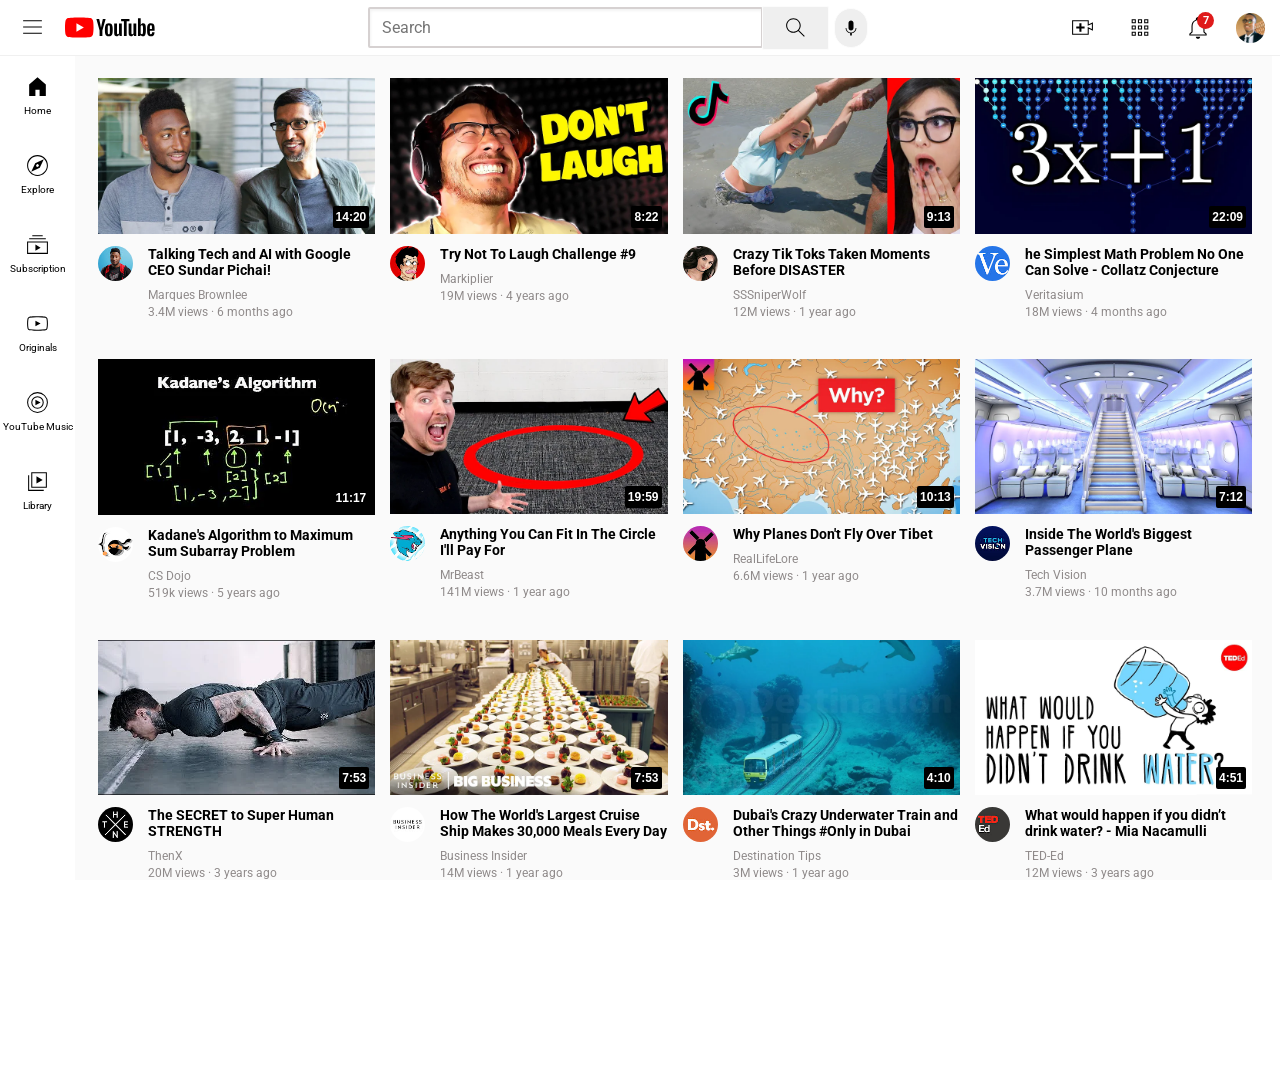
<file: index.html>
<!DOCTYPE html>
<html lang="en">
<head>
    <meta charset="UTF-8">
    <link rel="preconnect" href="https://fonts.googleapis.com">
    <link rel="preconnect" href="https://fonts.gstatic.com" crossorigin>
    <link href="https://fonts.googleapis.com/css2?family=Roboto:wght@400;500;700&display=swap" rel="stylesheet">
    <meta http-equiv="X-UA-Compatible" content="IE=edge">
    <meta name="viewport" content="width=device-width, initial-scale=1.0">
    <link rel="icon" href="icons/youtube-logo.svg" type="image/x-icon">
    <link rel="stylesheet" href="/style.css/main.css">
    <link rel="stylesheet" href="/style.css/general.css">
    <link rel="stylesheet" href="style.css/header.css">
    <link rel="stylesheet" href="style.css/sidebar.css">
    <title>clone youtube</title>
</head>
<body>
    <div class="header">
        <div class="left-header">
            <img class="hamburger-icon" src="icons/hamburger-menu.svg" alt="hamburger">
           <img class="youtube-icon" src="icons/youtube-logo.svg" alt="youtube-logo">
        </div>

        <div class="middle-header">
            <input class="search-box" type="text" placeholder="Search">
            <button class="search-button"><img class="search-icon" src="icons/search.svg" alt="search">
                <span class="tool-tip">Search</span>
            </button>
            <button class="voice-search-button"><img class="voice-search-icon" src="icons/voice-search-icon.svg" alt="voice-search">
                <span class="tool-tip">Search with your voice</span>
            </button>
        </div>

        <div class="right-header">
            <div class="upload-icon-container">
                <img class="upload-icon" src="icons/upload.svg" alt="upload">
                <div class="tool-tip">Create</div>
            </div>
            <div class="youtube-icon-container">
                <img class="youtube-icon" src="icons/youtube-apps.svg" alt="youtube-icon">
                <div class="tool-tip">youtube apps</div>
            </div>
            <div class="notification-icon-container">
                <img class="notification-icon" src="icons/notifications.svg" alt="notification">
                <div class="notification-count">7</div>
                <div class="tool-tip">Notifications</div>
            </div>
            
            <img class="mychannel" src="channels/my-channel1.jpg" alt="mychannel">
        </div>
    </div>

    <div class="sidebar">
        <div class="sidebar-icon">
            <img src="icons/home.svg" alt="home">
            <div>Home</div>
        </div>
        <div class="sidebar-icon">
            <img src="icons/explore.svg" alt="explores">
            <div>Explore</div>
        </div>
        <div class="sidebar-icon">
            <img src="icons/subscriptions.svg" alt="subscription">
            <div>Subscription</div>
        </div>
        <div class="sidebar-icon">
            <img src="/icons/originals.svg" alt="original">
            <div>Originals</div>
        </div>
        <div class="sidebar-icon">
            <img src="icons/youtube-music.svg" alt="youtube-music">
            <div>YouTube Music</div>
        </div>
        <div class="sidebar-icon">
            <img src="icons/library.svg" alt="library">
            <div>Library</div>
        </div>

    </div>


    <div class="video-grid">
        <div class="video-preview">
            <div class="thumbnail-container">
                <img class="thumbnail" src="/thumbnails/thumbnail-1.webp" alt="thumbnail">
                <div class="video-time">14:20</div>
            </div>
          
            <div class="video-discription-container">
                <div class="channel-container">
                    <img class="channel-icon" src="/channels/channel-1.jpeg" alt="channel">
                </div>
                <div class="video-discription">
                    <div class="video-title">Talking Tech and AI with Google CEO Sundar Pichai!</div>
                    <div class="author-name"> Marques Brownlee</div>
                    <div class="video-stats">3.4M views &#183; 6 months ago</div>
                            
                </div>
            </div>
        </div>
    
        <div class="video-preview">
            <div class="thumbnail-container">
                <img class="thumbnail" src="/thumbnails/thumbnail-2.webp" alt="thumbnail">
                <div class="video-time">8:22</div>
            </div>
            
            <div class="video-discription-container">
                <div class="channel-container">
                    <img class="channel-icon" src="/channels/channel-2.jpeg" alt="channel">
                </div>
                <div class="video-discription">
                    <div class="video-title">Try Not To Laugh Challenge #9</div>
                    <div class="author-name"> Markiplier
                    </div>
                    <div class="video-stats">19M views &#183; 4 years ago</div>
                            
                </div>
            </div>
        </div>
    
        <div class="video-preview">
            <div class="thumbnail-container">
                <img class="thumbnail" src="/thumbnails/thumbnail-3.webp" alt="thumbnail">
                <div class="video-time">9:13</div>
            </div>
          
            <div class="video-discription-container">
                <div class="channel-container">
                    <img class="channel-icon" src="/channels/channel-3.jpeg" alt="channel">
                </div>
                <div class="video-discription">
                    <div class="video-title">
                        Crazy Tik Toks Taken Moments Before DISASTER</div>
                    <div class="author-name">SSSniperWolf</div>
                    <div class="video-stats">12M views &#183; 1 year ago</div>
                            
                </div>
            </div>
        </div>
    
        <div class="video-preview">
            <div class="thumbnail-container">
                <img class="thumbnail" src="/thumbnails/thumbnail-4.webp" alt="thumbnail">
                <div class="video-time">22:09</div>
            </div>
            
            <div class="video-discription-container">
                <div class="channel-container">
                    <img class="channel-icon" src="/channels/channel-4.jpeg" alt="channel">
                </div>
                <div class="video-discription">
                    <div class="video-title">he Simplest Math Problem No One Can Solve - Collatz Conjecture</div>
                    <div class="author-name">Veritasium</div>
                    <div class="video-stats">18M views &#183; 4 months ago</div>
                            
                </div>
            </div>
        </div>
    
        <div class="video-preview">
            <div class="thumbnail-container">
                <img class="thumbnail" src="/thumbnails/thumbnail-5.webp" alt="thumbnail">
                <div class="video-time">11:17</div>
            </div>
           
            <div class="video-discription-container">
                <div class="channel-container">
                    <img class="channel-icon" src="/channels/channel-5.jpeg" alt="channel">
                </div>
                <div class="video-discription">
                    <div class="video-title">
                        Kadane's Algorithm to Maximum Sum Subarray Problem</div>
                    <div class="author-name"> CS Dojo</div>
                    <div class="video-stats">519k views &#183; 5 years ago</div>
                            
                </div>
            </div>
        </div>
    
        <div class="video-preview">
            <div class="thumbnail-container">
                <img class="thumbnail" src="/thumbnails/thumbnail-6.webp" alt="thumbnail">
                <div class="video-time">19:59</div>
            </div>
            
            <div class="video-discription-container">
                <div class="channel-container">
                    <img  class="channel-icon" src="/channels/channel-6.jpeg" alt="channel">
                </div>
                <div class="video-discription">
                    <div class="video-title">
                        Anything You Can Fit In The Circle I'll Pay For</div>
                    <div class="author-name"> MrBeast</div>
                    <div class="video-stats">141M views &#183; 1 year ago</div>
                            
                </div>
            </div>
        </div>
    
        <div class="video-preview">
            <div class="thumbnail-container">
                <img class="thumbnail" src="/thumbnails/thumbnail-7.webp" alt="thumbnail">
                <div class="video-time">10:13</div>
            </div>
           
            <div class="video-discription-container">
                <div class="channel-container">
                    <img class="channel-icon" src="/channels/channel-7.jpeg" alt="channel">
                </div>
                <div class="video-discription">
                    <div class="video-title">Why Planes Don't Fly Over Tibet</div>
                    <div class="author-name"> RealLifeLore</div>
                    <div class="video-stats">6.6M views &#183; 1 year ago</div>
                            
                </div>
            </div>
        </div>
    
        <div class="video-preview">
            <div class="thumbnail-container">
                <img class="thumbnail" src="/thumbnails/thumbnail-8.webp" alt="thumbnail">
                <div class="video-time">7:12</div>
            </div>
            
            <div class="video-discription-container">
                <div class="channel-container">
                    <img class="channel-icon" src="/channels/channel-8.jpeg" alt="channel">
                </div>
                <div class="video-discription">
                    <div class="video-title">Inside The World's Biggest Passenger Plane</div>
                    <div class="author-name"> Tech Vision</div>
                    <div class="video-stats">3.7M views &#183; 10 months ago</div>
                            
                </div>
            </div>
        </div>
        
        <div class="video-preview">
            <div class="thumbnail-container">
                <img class="thumbnail" src="/thumbnails/thumbnail-9.webp" alt="thumbnail">
                <div class="video-time">7:53</div>
            </div>
           
            <div class="video-discription-container">
                <div class="channel-container">
                    <img class="channel-icon" src="/channels/channel-9.jpeg" alt="channel">
                </div>
                <div class="video-discription">
                    <div class="video-title">
                        The SECRET to Super Human STRENGTH</div>
                    <div class="author-name">ThenX</div>
                    <div class="video-stats">20M views &#183; 3 years ago</div>
                            
                </div>
            </div>
        </div>
    
        <div class="video-preview">
            <div class="thumbnail-container">
                <img class="thumbnail" src="/thumbnails/thumbnail-10.webp" alt="thumbnail">
                <div class="video-time">7:53</div>
            </div>
            
            <div class="video-discription-container">
                <div class="channel-container">
                    <img class="channel-icon" src="/channels/channel-10.jpeg" alt="channel">
                </div>
                <div class="video-discription">
                    <div class="video-title">
                        How The World's Largest Cruise Ship Makes 30,000 Meals Every Day</div>
                    <div class="author-name"> Business Insider</div>
                    <div class="video-stats">14M views &#183; 1 year ago</div>
                            
                </div>
            </div>
        </div>
    
        <div class="video-preview">
            <div class="thumbnail-container">
                <img class="thumbnail" src="/thumbnails/thumbnail-11.webp" alt="thumbnail">
            <div class="video-time">4:10</div>
            </div>
            <div class="video-discription-container">
                <div class="channel-container">
                    <img class="channel-icon" src="/channels/channel-11.jpeg" alt="channel">
                </div>
                <div class="video-discription">
                    <div class="video-title">
                        Dubai's Crazy Underwater Train and Other Things #Only in Dubai</div>
                    <div class="author-name"> Destination Tips</div>
                    <div class="video-stats">3M views &#183; 1 year ago</div>
                            
                </div>
            </div>
        </div>
    
                <div class="video-preview">
                    <div class="thumbnail-container">
                        <img class="thumbnail" src="/thumbnails/thumbnail-12.webp" alt="thumbnail">
                        <div class="video-time">4:51</div>
                    </div>
                 
                    <div class="video-discription-container">
                        <div class="channel-container">
                            <img class="channel-icon" src="/channels/channel-12.jpeg" alt="channel">
                        </div>
                        <div class="video-discription">
                            <div class="video-title">What would happen if you didn’t drink water? - Mia Nacamulli</div>
                            <div class="author-name"> TED-Ed</div>
                            <div class="video-stats">12M views &#183; 3 years ago</div>
                                    
                        </div>
                    </div>
                </div>
    </div>

   
</body>
</html>
</file>
<file: style.css/main.css>
.thumbnail{
    width: 100%;
    cursor: pointer;

    
}
.thumbnail-container{
    position: relative;
}

.video-grid{
    display: grid;
    grid-template-columns: 1fr 1fr 1fr 1fr;
    column-gap: 15px;
    row-gap: 40px;
    padding-left: 90px;
    padding-right: 20px;
   padding-top: 70px;
   background-color: rgb(250, 250, 250);
  

    
}

.video-discription-container{
    display: grid;
    grid-template-columns: 50px 1fr;
    margin-top: 8px;
    
    
}

.channel-icon{
  width: 35px;
  border-radius: 25px;
  border: none;
  cursor: pointer;
}

.video-title{
    font-size: 14px;
    font-weight: bold;
    margin-bottom: 6px;
    cursor: pointer;
    
}

.video-stats{
    font-size: 12px;
    margin-top: 3px;
    color: rgb(143, 138, 138);
}
.author-name{
    font-size: 12px;
    margin-top: 10px;
    color: rgb(143, 138, 138);
    cursor: pointer;
}
.video-time{
    background-color: black;
    position: absolute;
    color: white;
    right: 6px;
    bottom: 10px;
    font-size: 12px;
    font-family: robotp, Arial;
    border-radius: 2px;
    font-weight: 700;
    padding: 4px 3px;

}
@media (max-width: 750px){
    .video-grid {
        grid-template-columns: 1fr 1fr;
    }
}

@media (min-width: 751px) and (max-width: 999px){
    .video-grid{
        grid-template-columns: 1fr 1fr 1fr;
    }
}

@media (min-width: 1000px){
    .video-grid{
        grid-template-columns: 1fr 1fr 1fr 1fr ;
    }
}
</file>
<file: style.css/general.css>
body{
    font-family: Roboto, Arial;
    padding-bottom: 200px;
}
</file>
<file: style.css/header.css>
.header{
    height: 55px;
    display: flex;
   justify-content: space-between;
   margin-bottom: 10px;
   z-index: 100;
    position: fixed;
    top: 0;
    right: 0;
    left: 0;
    height: 55px;
    background-color: white;
    border-bottom-color: rgb(240, 240, 240);
    border-bottom-width: 1px;
    border-block-end-style: solid;
}


.left-header{
   display: flex;
   align-items: center;
}
.hamburger-icon{
    margin-right: 20px;
    margin-left: 20px;
    width: 25px;
    cursor: pointer;
}
.youtube-icon{
    width: 90px;
    cursor: pointer;
}

.middle-header{
    display: flex;
    align-items: center;
    flex: 1;
    margin-left: 110px;
    margin-right: 100px;
    max-width: 500px;

   
}

.search-box{
    height: 35px;
    flex: 1;
    width: 0;
    font-size: 16px;
    border-width: 2px;
    border-style: solid;
    border-color:rgb(214, 209, 209);
    border-radius: 2px;
    box-shadow: inset 1px 2px 3px rgba(0, 0, 0, 0.05);
  

}

.search-box::placeholder{
    font-family: Roboto, Arial;
    font-size: 16px;
    padding-left: 10px;
}
.search-button{
    height: 44px;
    border: 1px solid rgb(252, 252, 252);
    border-radius: 2px;
    margin-left: -1px;
    padding: 5px 20px;
    margin-right: 5px;
}

.search-button,
.voice-search-button,
.upload-icon-container,
.youtube-icon-container,
.notification-icon-container{
    position: relative;
    display: flex;
    align-items: center ;
    justify-content: center;
    cursor: pointer;
}

.search-button .tool-tip,
.voice-search-button .tool-tip,
.upload-icon-container .tool-tip,
.youtube-icon-container .tool-tip,
.notification-icon-container .tool-tip{
    position: absolute;
    font-size: 11px;
    bottom: -40px;
    background-color: grey;
    color: white;
    padding: 10px 6px;
    border: 2px solid grey;
    opacity: 0;
    pointer-events: none;
    transition: opacity 0.15s;
    white-space: nowrap;
    
    
}

.search-button:hover .tool-tip,
.voice-search-button:hover .tool-tip,
.upload-icon-container:hover .tool-tip,
.youtube-icon-container:hover .tool-tip,
.notification-icon-container:hover .tool-tip{
    opacity: 1;
    
}

.search-icon{
    width: 25px;
}

.voice-search-button{
    height: 40px;
    border: 1px solid rgb(252, 252, 252);
    border-radius: 20px;
    
    
}


.voice-search-icon{
    width: 20px;
}

.right-header{
    display: flex;
    align-items: center;
    justify-content: space-between;
    width: 210px;
    flex-shrink: 0;
}

.upload-icon{
    height: 25px;
  
}


.youtube-icon{
    height: 25px;
    
    
}

.notification-icon{
    height: 26px;
}
.notification-count{
    position: absolute;
    background-color: rgb(223, 27, 27);
    width: 10px;
    color: white;
    padding-left: 6px;
    padding-right: 1px;
    padding-top: 2px;
    padding-bottom: 2px;
    font-size: 11px;
    border-radius: 12px;
    margin-bottom: 15px;
    margin-left: 15px;
    font-weight: bold;
    font-family: Roboto, Arial;
}
.mychannel{
    height: 30px;
    margin-right: 60px;
    margin-left: 25px;
    border-radius: 15px;
    cursor: pointer;
}
</file>
<file: style.css/sidebar.css>
.sidebar{
    position: fixed;
    background-color: white;
    top: 55px;
    bottom: 0;
    left: 0;
    width: 75px;
    cursor: pointer;
    
}
.sidebar-icon{
    height: 79px;
    display: flex;
    flex-direction: column;
   justify-content: center;
   align-items: center;
   background-color: white;
   
 
    
}

.sidebar-icon:hover{
    background-color: rgb(233, 233, 233);
}

.sidebar-icon img{
    height: 25px;
    margin-bottom: 2px;
}

.sidebar-icon div{
    font-size: 10px;
    font-family: Roboto, Arial;
    margin-top: 4px;

}
</file>
